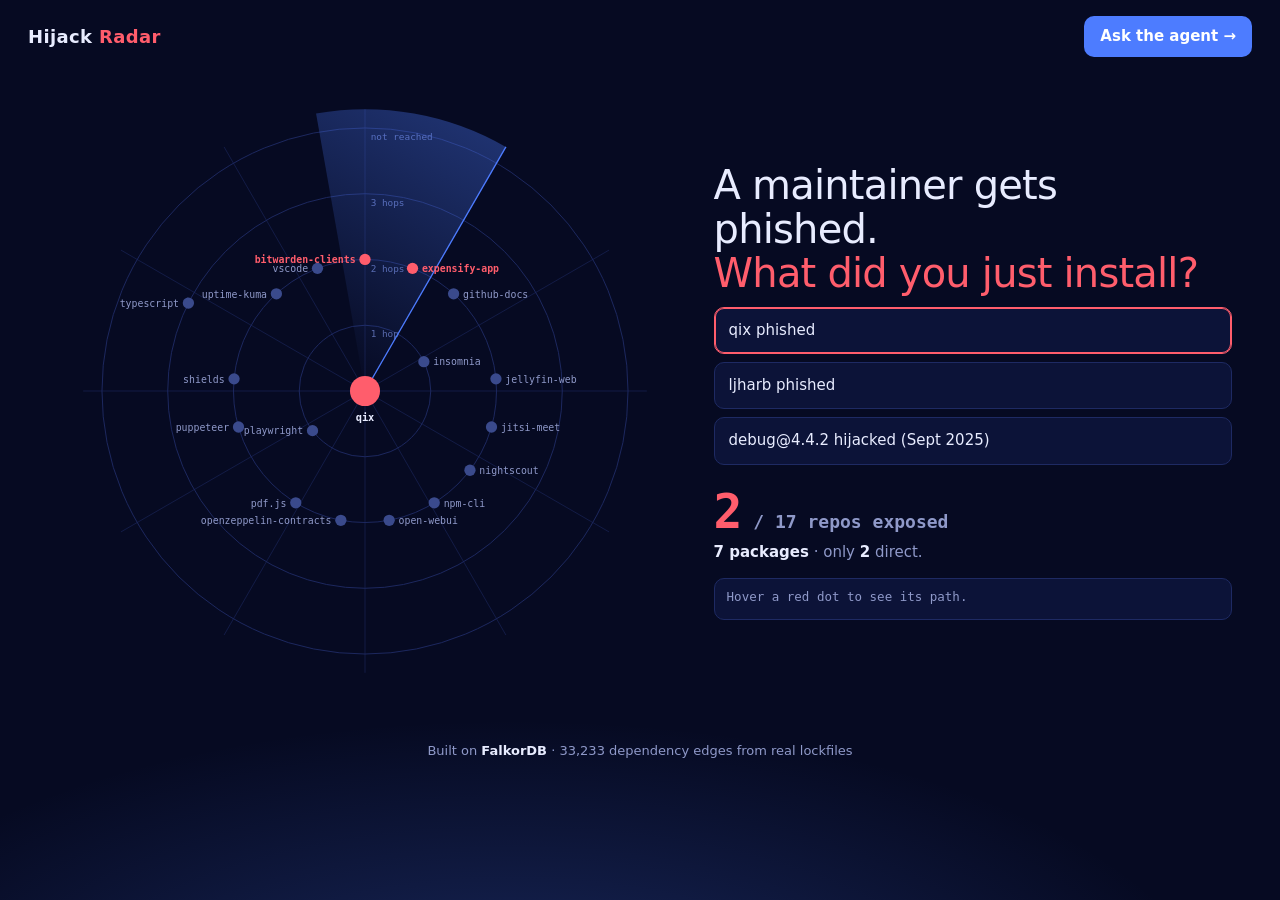
<file: src/blastradius/web/radar.html>
<!doctype html>
<html lang="en">
<head>
  <meta charset="utf-8">
  <meta name="viewport" content="width=device-width, initial-scale=1">
  <title>Hijack Radar</title>
  <style>
    :root {
      --bg: #060a22; --panel: #0c1338; --text: #e8ecff; --muted: #8f99c9; --border: #1e2a63;
      --grid: #1e2a63; --sweep: #4d7cff; --safe: #3a4a8c; --hit: #ff5d6c; --hit-glow: transparent;
      --accent: #4d7cff; --mono: ui-monospace, SFMono-Regular, Menlo, monospace;
    }
    * { box-sizing: border-box; }
    body { margin: 0; background-color: var(--bg); background-image: radial-gradient(ellipse 80% 50% at 40% 115%, rgba(77, 124, 255, 0.28), transparent 70%); background-attachment: fixed; color: var(--text);
           font: 15px/1.55 ui-sans-serif, system-ui, -apple-system, "Segoe UI", sans-serif; min-height: 100vh; }
    header { display: flex; justify-content: space-between; align-items: center; padding: 16px 28px; }
    header strong { font-size: 18px; letter-spacing: 0.02em; }
    header strong span { color: var(--hit); }
    a.cta, button { font: inherit; cursor: pointer; border-radius: 10px; border: 1px solid var(--border); }
    a.cta { color: #fff; background: var(--accent); padding: 9px 16px; text-decoration: none; font-weight: 600; border: 0; }
    main { display: grid; grid-template-columns: minmax(0, 1.1fr) minmax(0, 0.9fr); gap: 32px; align-items: center;
           max-width: 1240px; margin: 0 auto; padding: 8px 28px 40px; }
    @media (max-width: 900px) { main { grid-template-columns: 1fr; } }
    svg { width: 100%; height: auto; max-width: 620px; display: block; margin: 0 auto; overflow: visible; }
    .ring { fill: none; stroke: var(--grid); stroke-width: 1; }
    .ring-label { fill: #5b6aa8; font: 10px var(--mono); }
    .spoke { stroke: var(--grid); stroke-width: 0.6; }
    .dot { fill: var(--safe); transition: fill 0.3s, r 0.3s; }
    .dot.hit { fill: var(--hit); }
    .repo-label { fill: var(--muted); font: 10.5px var(--mono); pointer-events: none; transition: fill 0.3s; }
    .repo-label.hit { fill: var(--hit); font-weight: 600; }
    .core { fill: var(--hit); }
    .core-label { fill: var(--text); font: 600 11px var(--mono); }
    .pulse { fill: none; stroke: var(--hit); opacity: 0; }
    h1 { font-weight: 500; font-size: 40px; line-height: 1.1; margin: 0 0 12px; letter-spacing: -0.02em; }
    h1 em { font-style: normal; color: var(--hit); }
    .lede { color: var(--muted); margin: 0 0 22px; font-size: 16px; }
    .scenarios { display: grid; gap: 8px; margin-bottom: 22px; }
    .scenarios button { text-align: left; background: var(--panel); color: var(--text); padding: 11px 14px; }
    .scenarios button:hover { border-color: var(--text); }
    .scenarios button.active { border-color: var(--hit); box-shadow: 0 0 0 1px var(--hit) inset; }
    .counter { font: 600 48px var(--mono); color: var(--hit); line-height: 1; }
    .counter small { font-size: 18px; color: var(--muted); }
    .sub { color: var(--muted); margin: 6px 0 14px; min-height: 1.5em; }
    .sub b { color: var(--text); }
    .path { font: 12.5px var(--mono); background: var(--panel); border: 1px solid var(--border); border-radius: 10px;
            padding: 10px 12px; min-height: 42px; color: var(--muted); overflow-wrap: anywhere; }
    .path .repo { color: #7fa2ff; font-weight: 600; } .path .bad { color: var(--hit); } .path .sep { color: #5b6aa8; margin: 0 6px; }
    footer { text-align: center; color: var(--muted); font-size: 13px; padding: 0 20px 28px; }
    footer b { color: var(--text); }
  </style>
</head>
<body>
  <header>
    <strong>Hijack <span>Radar</span></strong>
    <a class="cta" href="/">Ask the agent →</a>
  </header>
  <main>
    <svg id="radar" viewBox="-330 -330 660 660" role="img" aria-label="Radar of the 17 repos; rings are dependency hops from the compromised package"></svg>
    <section>
      <h1>A maintainer gets phished.<br><em>What did you just install?</em></h1>
      <div class="scenarios" id="scenarios"></div>
      <div class="counter" id="counter">0<small> / 17 repos exposed</small></div>
      <p class="sub" id="sub">&nbsp;</p>
      <div class="path" id="path">Hover a red dot to see its path.</div>
    </section>
  </main>
  <footer>Built on <b>FalkorDB</b> · 33,233 dependency edges from real lockfiles</footer>

  <script>
    const NS = 'http://www.w3.org/2000/svg';
    const svg = document.getElementById('radar');
    const RINGS = [70, 140, 210, 280]; // hop 1, 2, 3, then "not reached"
    const el = (tag, attrs, parent = svg) => {
      const n = document.createElementNS(NS, tag);
      for (const [k, v] of Object.entries(attrs)) n.setAttribute(k, v);
      parent.appendChild(n);
      return n;
    };

    // grid: rings, labels, spokes
    RINGS.forEach((r, i) => {
      el('circle', { r, class: 'ring' });
      el('text', { x: 6, y: -r + 13, class: 'ring-label' }).textContent = i < 3 ? `${i + 1} hop${i ? 's' : ''}` : 'not reached';
    });
    for (let a = 0; a < 360; a += 30) {
      const rad = (a * Math.PI) / 180;
      el('line', { x1: 0, y1: 0, x2: 300 * Math.cos(rad), y2: 300 * Math.sin(rad), class: 'spoke' });
    }

    // sweep wedge with a fading gradient
    const defs = el('defs', {});
    const grad = el('linearGradient', { id: 'sweep', x1: '0', y1: '0', x2: '1', y2: '0' }, defs);
    el('stop', { offset: '0%', 'stop-color': '#4d7cff', 'stop-opacity': '0' }, grad);
    el('stop', { offset: '100%', 'stop-color': '#4d7cff', 'stop-opacity': '0.35' }, grad);
    const sweep = el('g', {});
    const W = 300, A = (40 * Math.PI) / 180;
    el('path', { d: `M0 0 L${W} 0 A${W} ${W} 0 0 0 ${W * Math.cos(-A)} ${W * Math.sin(-A)} Z`, fill: 'url(#sweep)' }, sweep);
    el('line', { x1: 0, y1: 0, x2: W, y2: 0, stroke: '#4d7cff', 'stroke-width': 1.4 }, sweep);

    const pulse = el('circle', { r: 20, class: 'pulse' });
    el('circle', { r: 16, class: 'core' });
    const coreLabel = el('text', { y: 32, 'text-anchor': 'middle', class: 'core-label' });

    let data, dots = [], active = null, hits = 0, angle = 0;

    function placeRepos() {
      const n = data.repos.length;
      dots = data.repos.map((name, i) => {
        const deg = (i * 360) / n - 90;
        const g = el('g', {});
        const dot = el('circle', { r: 6, class: 'dot' }, g);
        const label = el('text', { class: 'repo-label' }, g);
        label.textContent = name;
        const d = { name, deg: ((deg % 360) + 360) % 360, g, dot, label, hit: null, lit: false };
        move(d, RINGS[3]);
        dot.addEventListener('mouseenter', () => showPath(d));
        return d;
      });
    }

    function move(d, r) {
      const rad = (d.deg * Math.PI) / 180;
      const x = r * Math.cos(rad), y = r * Math.sin(rad);
      d.dot.setAttribute('cx', x); d.dot.setAttribute('cy', y);
      const right = Math.cos(rad) >= 0;
      d.label.setAttribute('x', x + (right ? 10 : -10));
      d.label.setAttribute('y', y + 4);
      d.label.setAttribute('text-anchor', right ? 'start' : 'end');
    }

    function showPath(d) {
      const box = document.getElementById('path');
      if (!d.hit) { box.textContent = `${d.name}: not reached in this scenario.`; return; }
      box.replaceChildren(...d.hit.path.flatMap((hop, i) => {
        const s = document.createElement('span');
        s.className = i === 0 ? 'repo' : i === d.hit.path.length - 1 ? 'bad' : '';
        s.textContent = hop;
        if (!i) return [s];
        const sep = document.createElement('span'); sep.className = 'sep'; sep.textContent = '›';
        return [sep, s];
      }));
    }

    function choose(s, button) {
      active = s; hits = 0; angle = -90;
      document.querySelectorAll('.scenarios button').forEach((b) => b.classList.toggle('active', b === button));
      coreLabel.textContent = s.source;
      for (const d of dots) {
        d.hit = s.hits[d.name] || null; d.lit = false;
        d.dot.classList.remove('hit'); d.label.classList.remove('hit');
        move(d, d.hit ? RINGS[Math.min(d.hit.depth, 3) - 1] : RINGS[3]);
      }
      const direct = dots.filter((d) => d.hit && d.hit.depth === 1).length;
      document.getElementById('sub').innerHTML = s.kind === 'release'
        ? `No lockfile pins it. <b>${s.ranges} ranges</b> accept it.`
        : `<b>${s.packages} packages</b> · only <b>${direct}</b> direct.`;
      document.getElementById('counter').firstChild.textContent = '0';
      document.getElementById('path').textContent = 'Hover a red dot to see its path.';
    }

    function frame() {
      angle = (angle + 1.2) % 360;
      sweep.setAttribute('transform', `rotate(${angle})`);
      if (active) {
        const a = ((angle % 360) + 360) % 360;
        for (const d of dots) {
          if (d.hit && !d.lit && Math.abs(((a - d.deg + 540) % 360) - 180) < 2) {
            d.lit = true; hits += 1;
            d.dot.classList.add('hit'); d.label.classList.add('hit');
            document.getElementById('counter').firstChild.textContent = String(hits);
          }
        }
        pulse.setAttribute('opacity', 0.5 + 0.5 * Math.sin(Date.now() / 300));
        pulse.setAttribute('r', 20 + 6 * Math.sin(Date.now() / 300));
      }
      requestAnimationFrame(frame);
    }

    fetch('radar-data.json').then((r) => r.json()).then((json) => {
      data = json;
      placeRepos();
      const box = document.getElementById('scenarios');
      json.scenarios.forEach((s, i) => {
        const b = document.createElement('button');
        b.type = 'button';
        b.textContent = s.label;
        b.addEventListener('click', () => choose(s, b));
        box.appendChild(b);
        if (i === 0) setTimeout(() => choose(s, b), 600);
      });
      requestAnimationFrame(frame);
    });
  </script>
</body>
</html>
</file>
